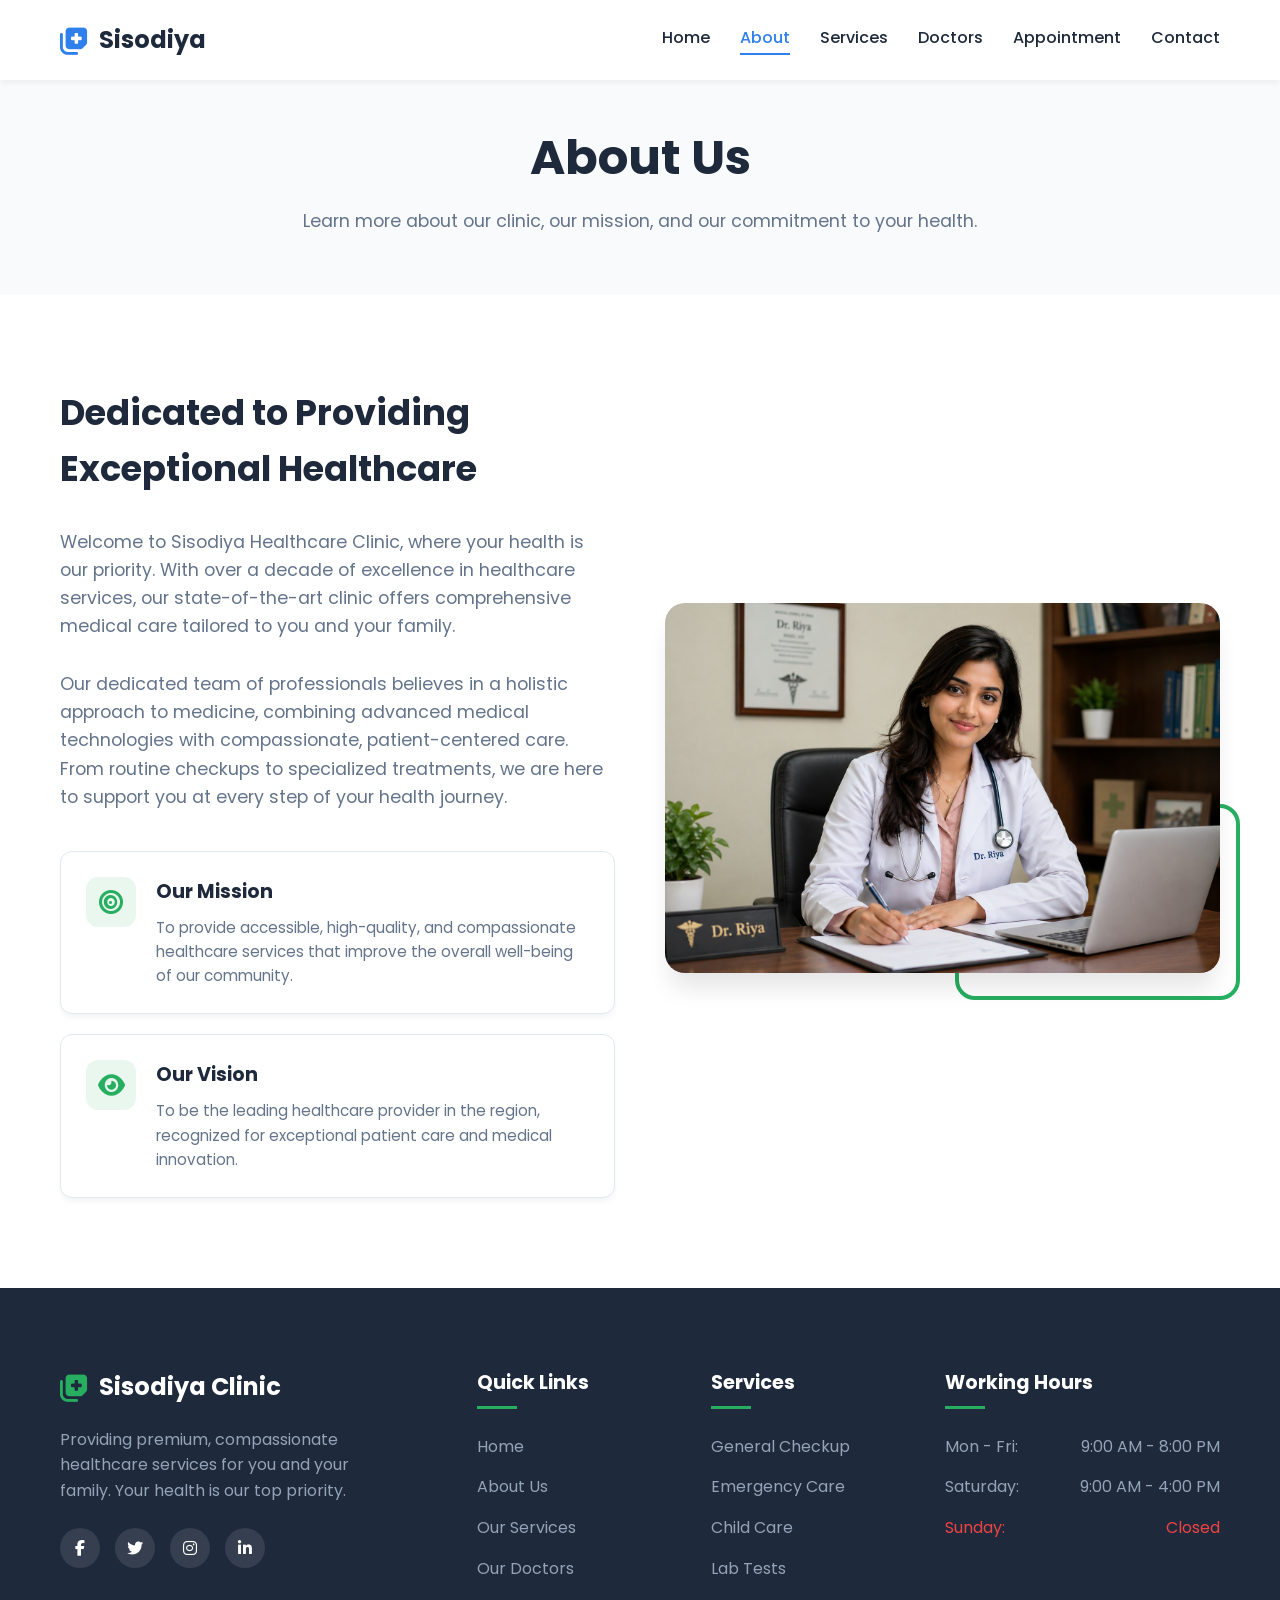
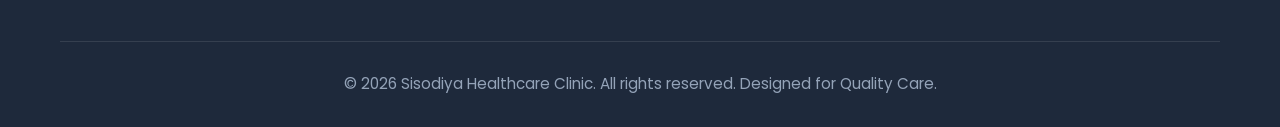
<file: about.html>
<!DOCTYPE html>
<html lang="en">
<head>
    <meta charset="UTF-8">
    <meta name="viewport" content="width=device-width, initial-scale=1.0">
    <title>About Us - Sisodiya Healthcare Clinic</title>
    <link href="https://fonts.googleapis.com/css2?family=Poppins:wght@300;400;500;600;700&display=swap" rel="stylesheet">
    <link rel="stylesheet" href="https://cdnjs.cloudflare.com/ajax/libs/font-awesome/6.4.0/css/all.min.css">
    <link rel="stylesheet" href="style.css">
</head>
<body>
    <!-- Header & Navigation -->
    <header class="header" id="header">
        <div class="container navbar">
            <a href="index.html" class="logo">
                <i class="fa-solid fa-notes-medical"></i>
                <span>Sisodiya</span>
            </a>
            <div class="hamburger" id="hamburger">
                <i class="fa-solid fa-bars"></i>
            </div>
            <nav class="nav-links" id="nav-links">
                <a href="index.html">Home</a>
                <a href="about.html">About</a>
                <a href="services.html">Services</a>
                <a href="doctors.html">Doctors</a>
                <a href="appointment.html">Appointment</a>
                <a href="contact.html">Contact</a>
            </nav>
        </div>
    </header>

    <!-- Page Header -->
    <div class="page-header">
        <div class="container">
            <h1>About Us</h1>
            <p>Learn more about our clinic, our mission, and our commitment to your health.</p>
        </div>
    </div>

    <!-- About Content Section -->
    <section class="section">
        <div class="container grid-2">
            <div class="about-content">
                <div style="margin-bottom: 30px;">
                    <h2 style="font-size: 2.2rem; color: var(--text-dark); margin-bottom: 15px;">Dedicated to Providing Exceptional Healthcare</h2>
                </div>
                <p>Welcome to Sisodiya Healthcare Clinic, where your health is our priority. With over a decade of excellence in healthcare services, our state-of-the-art clinic offers comprehensive medical care tailored to you and your family.</p>
                <p>Our dedicated team of professionals believes in a holistic approach to medicine, combining advanced medical technologies with compassionate, patient-centered care. From routine checkups to specialized treatments, we are here to support you at every step of your health journey.</p>
                
                <div class="mission-vision" style="margin-top: 40px;">
                    <div class="mv-card">
                        <div class="mv-icon"><i class="fa-solid fa-bullseye"></i></div>
                        <div class="mv-text">
                            <h4>Our Mission</h4>
                            <p>To provide accessible, high-quality, and compassionate healthcare services that improve the overall well-being of our community.</p>
                        </div>
                    </div>
                    <div class="mv-card">
                        <div class="mv-icon"><i class="fa-solid fa-eye"></i></div>
                        <div class="mv-text">
                            <h4>Our Vision</h4>
                            <p>To be the leading healthcare provider in the region, recognized for exceptional patient care and medical innovation.</p>
                        </div>
                    </div>
                </div>
            </div>
            <div class="about-image">
                <img src="Dr_rekha.png" alt="Hospital Interior">
            </div>
        </div>
    </section>

    <!-- Footer -->
    <footer class="footer">
        <div class="container">
            <div class="footer-grid">
                <div class="footer-brand">
                    <div class="logo">
                        <i class="fa-solid fa-notes-medical" style="color: var(--accent);"></i>
                        <span>Sisodiya Clinic</span>
                    </div>
                    <p>Providing premium, compassionate healthcare services for you and your family. Your health is our top priority.</p>
                    <div class="social-icons">
                        <a href="#"><i class="fa-brands fa-facebook-f"></i></a>
                        <a href="#"><i class="fa-brands fa-twitter"></i></a>
                        <a href="#"><i class="fa-brands fa-instagram"></i></a>
                        <a href="#"><i class="fa-brands fa-linkedin-in"></i></a>
                    </div>
                </div>

                <div class="footer-links">
                    <h4>Quick Links</h4>
                    <ul>
                        <li><a href="index.html">Home</a></li>
                        <li><a href="about.html">About Us</a></li>
                        <li><a href="services.html">Our Services</a></li>
                        <li><a href="doctors.html">Our Doctors</a></li>
                    </ul>
                </div>

                <div class="footer-links">
                    <h4>Services</h4>
                    <ul>
                        <li><a href="services.html">General Checkup</a></li>
                        <li><a href="services.html">Emergency Care</a></li>
                        <li><a href="services.html">Child Care</a></li>
                        <li><a href="services.html">Lab Tests</a></li>
                    </ul>
                </div>

                <div class="footer-links">
                    <h4>Working Hours</h4>
                    <ul style="color: #94A3B8;">
                        <li style="display: flex; justify-content: space-between;"><span>Mon - Fri:</span> <span>9:00 AM - 8:00 PM</span></li>
                        <li style="display: flex; justify-content: space-between;"><span>Saturday:</span> <span>9:00 AM - 4:00 PM</span></li>
                        <li style="display: flex; justify-content: space-between; color: #ef4444;"><span>Sunday:</span> <span>Closed</span></li>
                    </ul>
                </div>
            </div>
            <div class="footer-bottom">
                <p>&copy; 2026 Sisodiya Healthcare Clinic. All rights reserved. Designed for Quality Care.</p>
            </div>
        </div>
    </footer>

    <script src="main.js"></script>
</body>
</html>
</file>
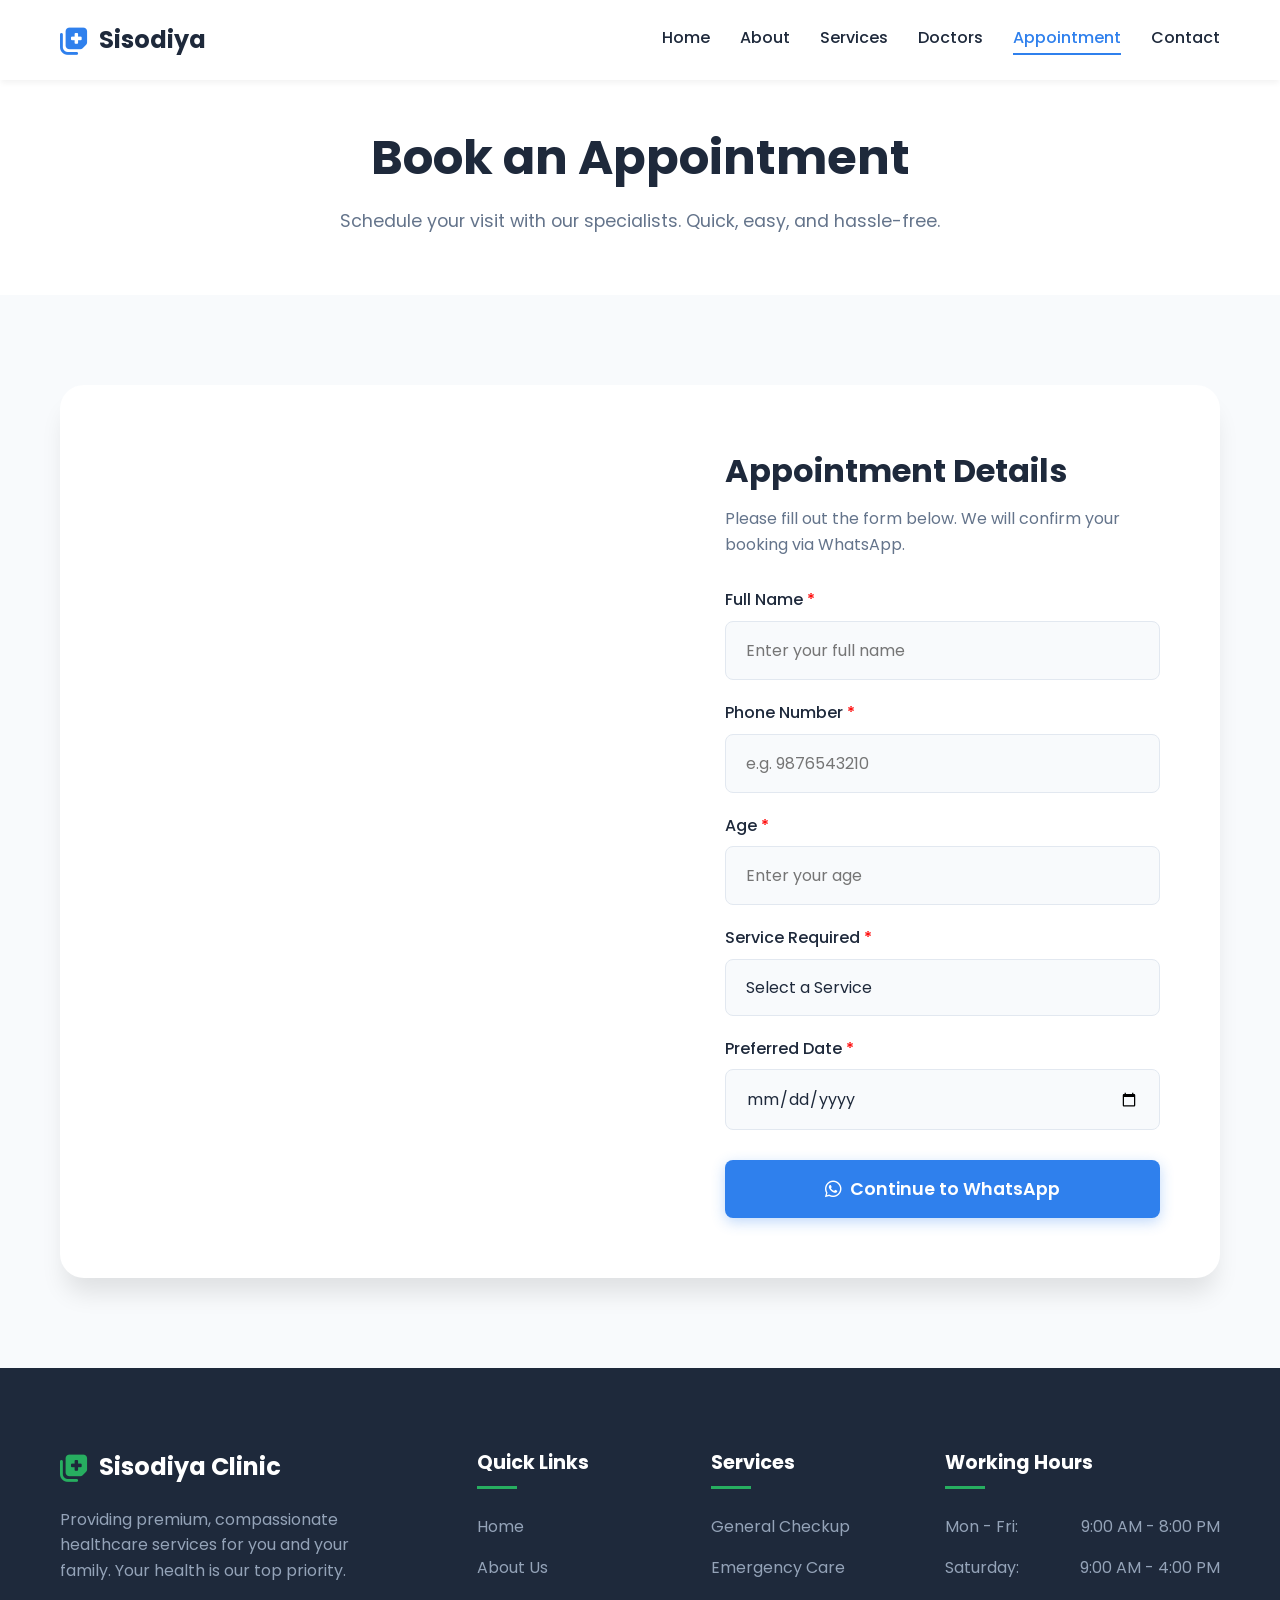
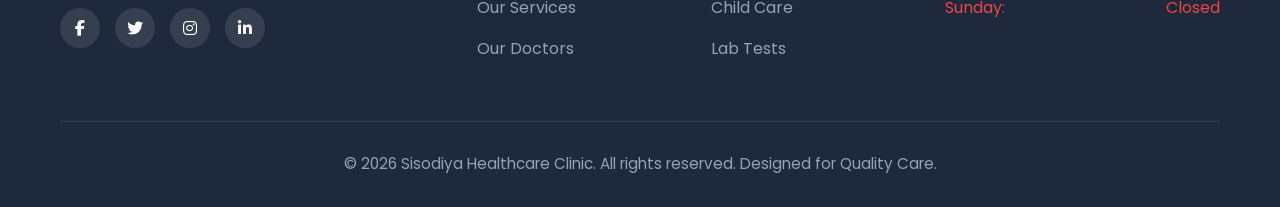
<file: appointment.html>
<!DOCTYPE html>
<html lang="en">
<head>
    <meta charset="UTF-8">
    <meta name="viewport" content="width=device-width, initial-scale=1.0">
    <title>Book Appointment - Sisodiya Healthcare Clinic</title>
    <link href="https://fonts.googleapis.com/css2?family=Poppins:wght@300;400;500;600;700&display=swap" rel="stylesheet">
    <link rel="stylesheet" href="https://cdnjs.cloudflare.com/ajax/libs/font-awesome/6.4.0/css/all.min.css">
    <link rel="stylesheet" href="style.css">
</head>
<body class="section-light">
    <!-- Header & Navigation -->
    <header class="header" id="header">
        <div class="container navbar">
            <a href="index.html" class="logo">
                <i class="fa-solid fa-notes-medical"></i>
                <span>Sisodiya</span>
            </a>
            <div class="hamburger" id="hamburger">
                <i class="fa-solid fa-bars"></i>
            </div>
            <nav class="nav-links" id="nav-links">
                <a href="index.html">Home</a>
                <a href="about.html">About</a>
                <a href="services.html">Services</a>
                <a href="doctors.html">Doctors</a>
                <a href="appointment.html">Appointment</a>
                <a href="contact.html">Contact</a>
            </nav>
        </div>
    </header>

    <!-- Page Header -->
    <div class="page-header" style="background: var(--white);">
        <div class="container">
            <h1>Book an Appointment</h1>
            <p>Schedule your visit with our specialists. Quick, easy, and hassle-free.</p>
        </div>
    </div>

    <!-- Appointment Section -->
    <section class="section">
        <div class="container">
            <div class="appointment-wrapper grid-2">
                <div class="appointment-image"></div>
                <div class="appointment-form-container">
                    <h2>Appointment Details</h2>
                    <p>Please fill out the form below. We will confirm your booking via WhatsApp.</p>
                    
                    <form id="bookingForm">
                        <div class="form-group">
                            <label style="display:block; margin-bottom: 8px; font-weight: 500; color: var(--text-dark);">Full Name <span style="color: red;">*</span></label>
                            <input type="text" id="patientName" class="form-control" placeholder="Enter your full name" required>
                        </div>
                        <div class="form-group">
                            <label style="display:block; margin-bottom: 8px; font-weight: 500; color: var(--text-dark);">Phone Number <span style="color: red;">*</span></label>
                            <input type="tel" id="patientPhone" class="form-control" placeholder="e.g. 9876543210" pattern="[0-9]{10}" title="Please enter a valid 10-digit mobile number" required>
                        </div>
                        <div class="form-group">
                            <label style="display:block; margin-bottom: 8px; font-weight: 500; color: var(--text-dark);">Age <span style="color: red;">*</span></label>
                            <input type="number" id="patientAge" class="form-control" placeholder="Enter your age" min="1" max="120" required>
                        </div>
                        <div class="form-group">
                            <label style="display:block; margin-bottom: 8px; font-weight: 500; color: var(--text-dark);">Service Required <span style="color: red;">*</span></label>
                            <select id="patientService" class="form-control" required>
                                <option value="" disabled selected>Select a Service</option>
                                <option value="General Checkup">General Checkup</option>
                                <option value="Emergency Care">Emergency Care</option>
                                <option value="Child Care">Child Care</option>
                                <option value="Lab Tests">Lab Tests</option>
                                <option value="Heart Care">Heart Care</option>
                                <option value="Dental Care">Dental Care</option>
                                <option value="Other">Other Consultations</option>
                            </select>
                        </div>
                        <div class="form-group">
                            <label style="display:block; margin-bottom: 8px; font-weight: 500; color: var(--text-dark);">Preferred Date <span style="color: red;">*</span></label>
                            <input type="date" id="appointmentDate" class="form-control" required>
                        </div>
                        <button type="submit" class="btn btn-primary w-100" style="padding: 16px; font-size: 1.1rem; margin-top: 10px;">
                            <i class="fa-brands fa-whatsapp" style="margin-right: 8px; font-size: 1.2rem;"></i> Continue to WhatsApp
                        </button>
                    </form>
                </div>
            </div>
        </div>
    </section>

    <!-- Footer -->
    <footer class="footer">
        <div class="container">
            <div class="footer-grid">
                <div class="footer-brand">
                    <div class="logo">
                        <i class="fa-solid fa-notes-medical" style="color: var(--accent);"></i>
                        <span>Sisodiya Clinic</span>
                    </div>
                    <p>Providing premium, compassionate healthcare services for you and your family. Your health is our top priority.</p>
                    <div class="social-icons">
                        <a href="#"><i class="fa-brands fa-facebook-f"></i></a>
                        <a href="#"><i class="fa-brands fa-twitter"></i></a>
                        <a href="#"><i class="fa-brands fa-instagram"></i></a>
                        <a href="#"><i class="fa-brands fa-linkedin-in"></i></a>
                    </div>
                </div>

                <div class="footer-links">
                    <h4>Quick Links</h4>
                    <ul>
                        <li><a href="index.html">Home</a></li>
                        <li><a href="about.html">About Us</a></li>
                        <li><a href="services.html">Our Services</a></li>
                        <li><a href="doctors.html">Our Doctors</a></li>
                    </ul>
                </div>

                <div class="footer-links">
                    <h4>Services</h4>
                    <ul>
                        <li><a href="services.html">General Checkup</a></li>
                        <li><a href="services.html">Emergency Care</a></li>
                        <li><a href="services.html">Child Care</a></li>
                        <li><a href="services.html">Lab Tests</a></li>
                    </ul>
                </div>

                <div class="footer-links">
                    <h4>Working Hours</h4>
                    <ul style="color: #94A3B8;">
                        <li style="display: flex; justify-content: space-between;"><span>Mon - Fri:</span> <span>9:00 AM - 8:00 PM</span></li>
                        <li style="display: flex; justify-content: space-between;"><span>Saturday:</span> <span>9:00 AM - 4:00 PM</span></li>
                        <li style="display: flex; justify-content: space-between; color: #ef4444;"><span>Sunday:</span> <span>Closed</span></li>
                    </ul>
                </div>
            </div>
            <div class="footer-bottom">
                <p>&copy; 2026 Sisodiya Healthcare Clinic. All rights reserved. Designed for Quality Care.</p>
            </div>
        </div>
    </footer>

    <script src="main.js"></script>
</body>
</html>
</file>
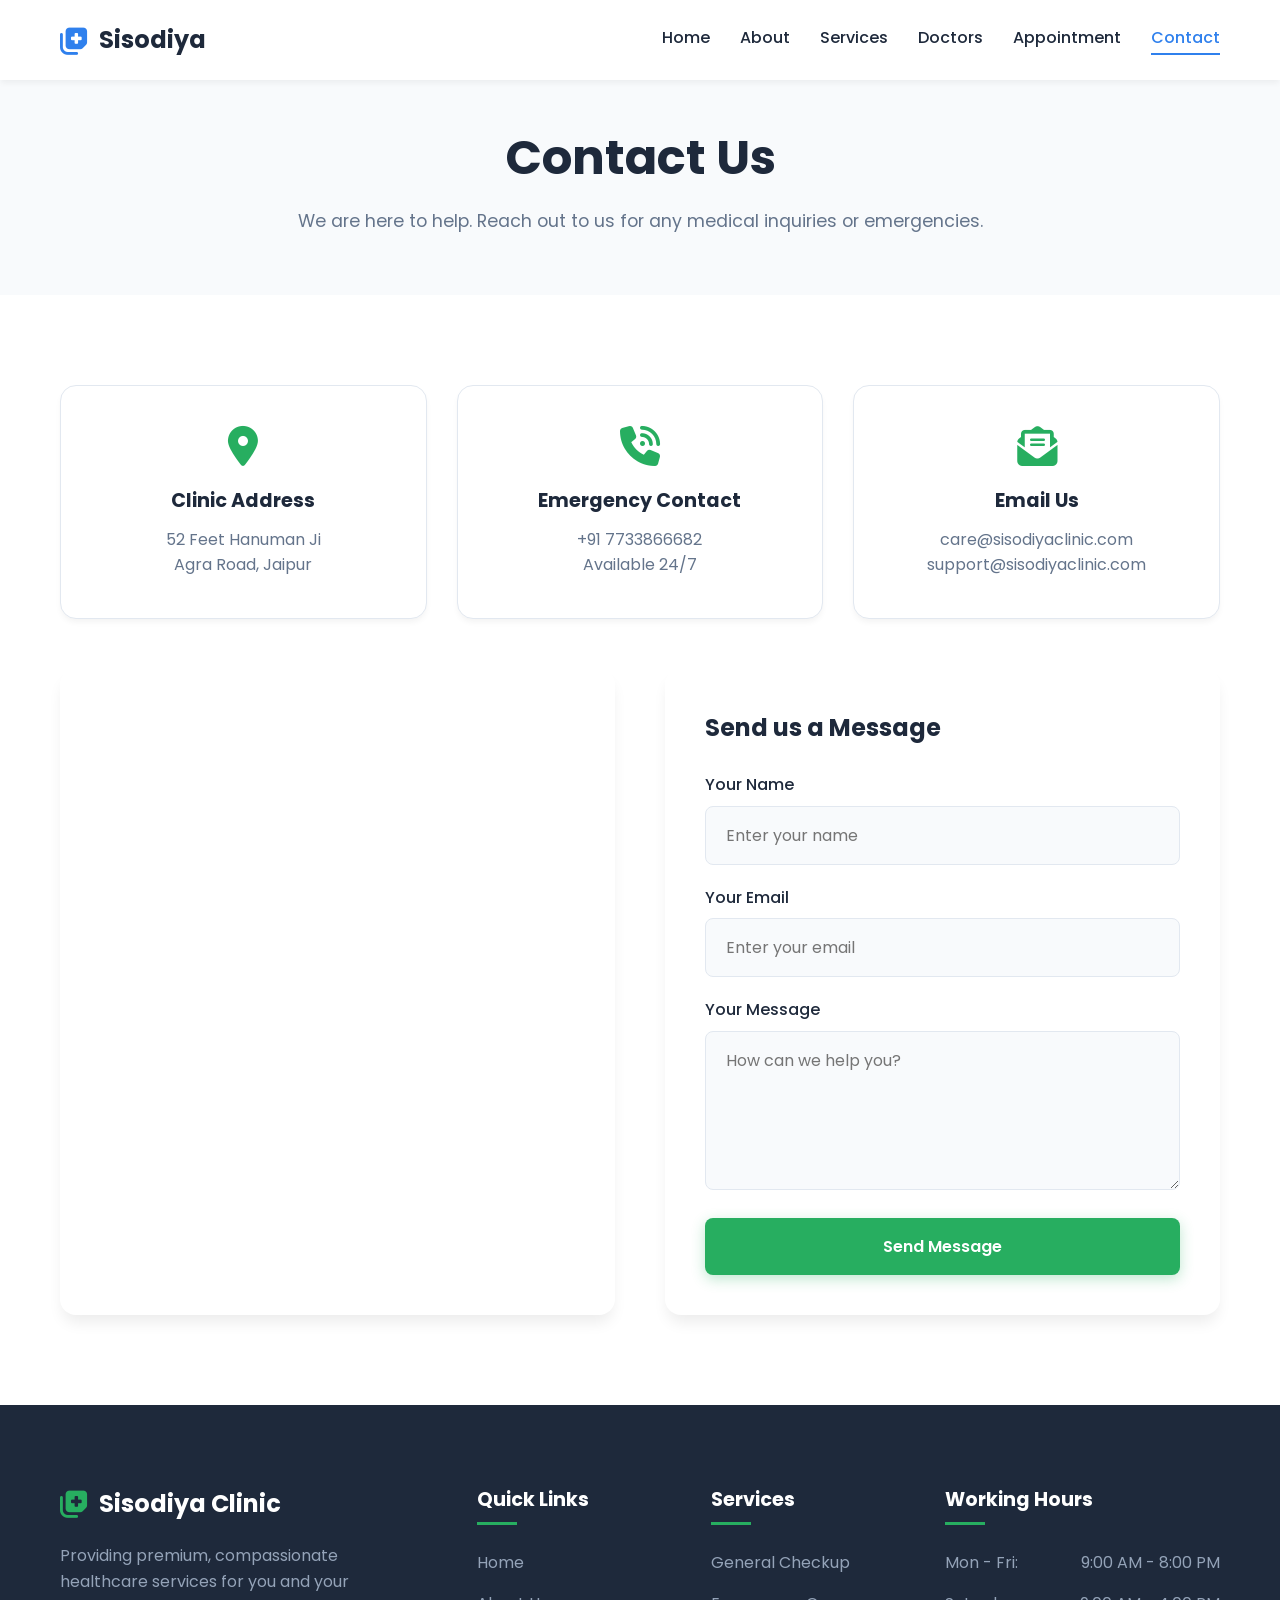
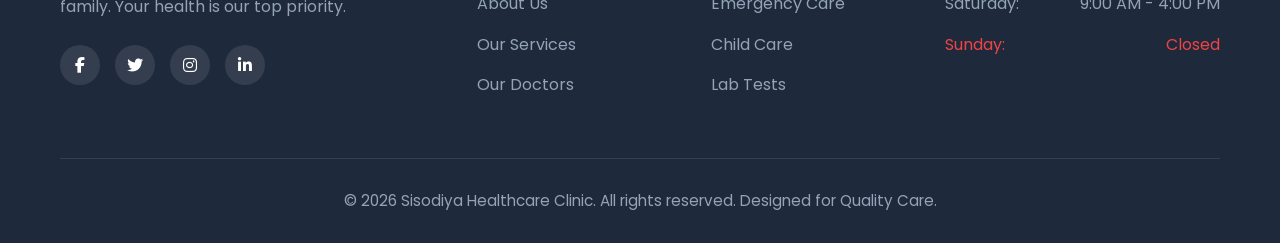
<file: contact.html>
<!DOCTYPE html>
<html lang="en">
<head>
    <meta charset="UTF-8">
    <meta name="viewport" content="width=device-width, initial-scale=1.0">
    <title>Contact Us - Sisodiya Healthcare Clinic</title>
    <link href="https://fonts.googleapis.com/css2?family=Poppins:wght@300;400;500;600;700&display=swap" rel="stylesheet">
    <link rel="stylesheet" href="https://cdnjs.cloudflare.com/ajax/libs/font-awesome/6.4.0/css/all.min.css">
    <link rel="stylesheet" href="style.css">
</head>
<body>
    <!-- Header & Navigation -->
    <header class="header" id="header">
        <div class="container navbar">
            <a href="index.html" class="logo">
                <i class="fa-solid fa-notes-medical"></i>
                <span>Sisodiya</span>
            </a>
            <div class="hamburger" id="hamburger">
                <i class="fa-solid fa-bars"></i>
            </div>
            <nav class="nav-links" id="nav-links">
                <a href="index.html">Home</a>
                <a href="about.html">About</a>
                <a href="services.html">Services</a>
                <a href="doctors.html">Doctors</a>
                <a href="appointment.html">Appointment</a>
                <a href="contact.html">Contact</a>
            </nav>
        </div>
    </header>

    <!-- Page Header -->
    <div class="page-header">
        <div class="container">
            <h1>Contact Us</h1>
            <p>We are here to help. Reach out to us for any medical inquiries or emergencies.</p>
        </div>
    </div>

    <!-- Contact Section -->
    <section class="section">
        <div class="container">
            <div class="contact-info-boxes">
                <div class="contact-box">
                    <i class="fa-solid fa-location-dot"></i>
                    <h4>Clinic Address</h4>
                    <p>52 Feet Hanuman Ji<br>Agra Road, Jaipur</p>
                </div>
                <div class="contact-box">
                    <i class="fa-solid fa-phone-volume"></i>
                    <h4>Emergency Contact</h4>
                    <p>+91 7733866682<br>Available 24/7</p>
                </div>
                <div class="contact-box">
                    <i class="fa-solid fa-envelope-open-text"></i>
                    <h4>Email Us</h4>
                    <p>care@sisodiyaclinic.com<br>support@sisodiyaclinic.com</p>
                </div>
            </div>

            <div class="contact-bottom">
                <!-- Map Embed -->
                <div class="map-container">
                    <iframe src="https://www.google.com/maps/embed?pb=!1m18!1m12!1m3!1d3558.123456789!2d75.8123456!3d26.9123456!2m3!1f0!2f0!3f0!3m2!1i1024!2i768!4f13.1!3m3!1m2!1s0x0%3A0x0!2zMjbCsDU0JzQ0LjQiTiA3NcKwNDgnNDQuNCJF!5e0!3m2!1sen!2sin!4v1620000000000!5m2!1sen!2sin" allowfullscreen="" loading="lazy"></iframe>
                </div>

                <!-- Contact Form -->
                <div class="contact-form">
                    <h3 style="font-size: 1.5rem; margin-bottom: 25px; color: var(--text-dark);">Send us a Message</h3>
                    <form onsubmit="event.preventDefault(); alert('Message Sent successfully! We will get back to you soon.'); this.reset();">
                        <div class="form-group">
                            <label style="display:block; margin-bottom: 8px; font-weight: 500; color: var(--text-dark);">Your Name</label>
                            <input type="text" class="form-control" placeholder="Enter your name" required>
                        </div>
                        <div class="form-group">
                            <label style="display:block; margin-bottom: 8px; font-weight: 500; color: var(--text-dark);">Your Email</label>
                            <input type="email" class="form-control" placeholder="Enter your email" required>
                        </div>
                        <div class="form-group">
                            <label style="display:block; margin-bottom: 8px; font-weight: 500; color: var(--text-dark);">Your Message</label>
                            <textarea class="form-control" rows="5" placeholder="How can we help you?" style="resize: vertical;" required></textarea>
                        </div>
                        <button type="submit" class="btn btn-secondary w-100" style="padding: 16px;">Send Message</button>
                    </form>
                </div>
            </div>
        </div>
    </section>

    <!-- Footer -->
    <footer class="footer">
        <div class="container">
            <div class="footer-grid">
                <div class="footer-brand">
                    <div class="logo">
                        <i class="fa-solid fa-notes-medical" style="color: var(--accent);"></i>
                        <span>Sisodiya Clinic</span>
                    </div>
                    <p>Providing premium, compassionate healthcare services for you and your family. Your health is our top priority.</p>
                    <div class="social-icons">
                        <a href="#"><i class="fa-brands fa-facebook-f"></i></a>
                        <a href="#"><i class="fa-brands fa-twitter"></i></a>
                        <a href="#"><i class="fa-brands fa-instagram"></i></a>
                        <a href="#"><i class="fa-brands fa-linkedin-in"></i></a>
                    </div>
                </div>

                <div class="footer-links">
                    <h4>Quick Links</h4>
                    <ul>
                        <li><a href="index.html">Home</a></li>
                        <li><a href="about.html">About Us</a></li>
                        <li><a href="services.html">Our Services</a></li>
                        <li><a href="doctors.html">Our Doctors</a></li>
                    </ul>
                </div>

                <div class="footer-links">
                    <h4>Services</h4>
                    <ul>
                        <li><a href="services.html">General Checkup</a></li>
                        <li><a href="services.html">Emergency Care</a></li>
                        <li><a href="services.html">Child Care</a></li>
                        <li><a href="services.html">Lab Tests</a></li>
                    </ul>
                </div>

                <div class="footer-links">
                    <h4>Working Hours</h4>
                    <ul style="color: #94A3B8;">
                        <li style="display: flex; justify-content: space-between;"><span>Mon - Fri:</span> <span>9:00 AM - 8:00 PM</span></li>
                        <li style="display: flex; justify-content: space-between;"><span>Saturday:</span> <span>9:00 AM - 4:00 PM</span></li>
                        <li style="display: flex; justify-content: space-between; color: #ef4444;"><span>Sunday:</span> <span>Closed</span></li>
                    </ul>
                </div>
            </div>
            <div class="footer-bottom">
                <p>&copy; 2026 Sisodiya Healthcare Clinic. All rights reserved. Designed for Quality Care.</p>
            </div>
        </div>
    </footer>

    <script src="main.js"></script>
</body>
</html>
</file>
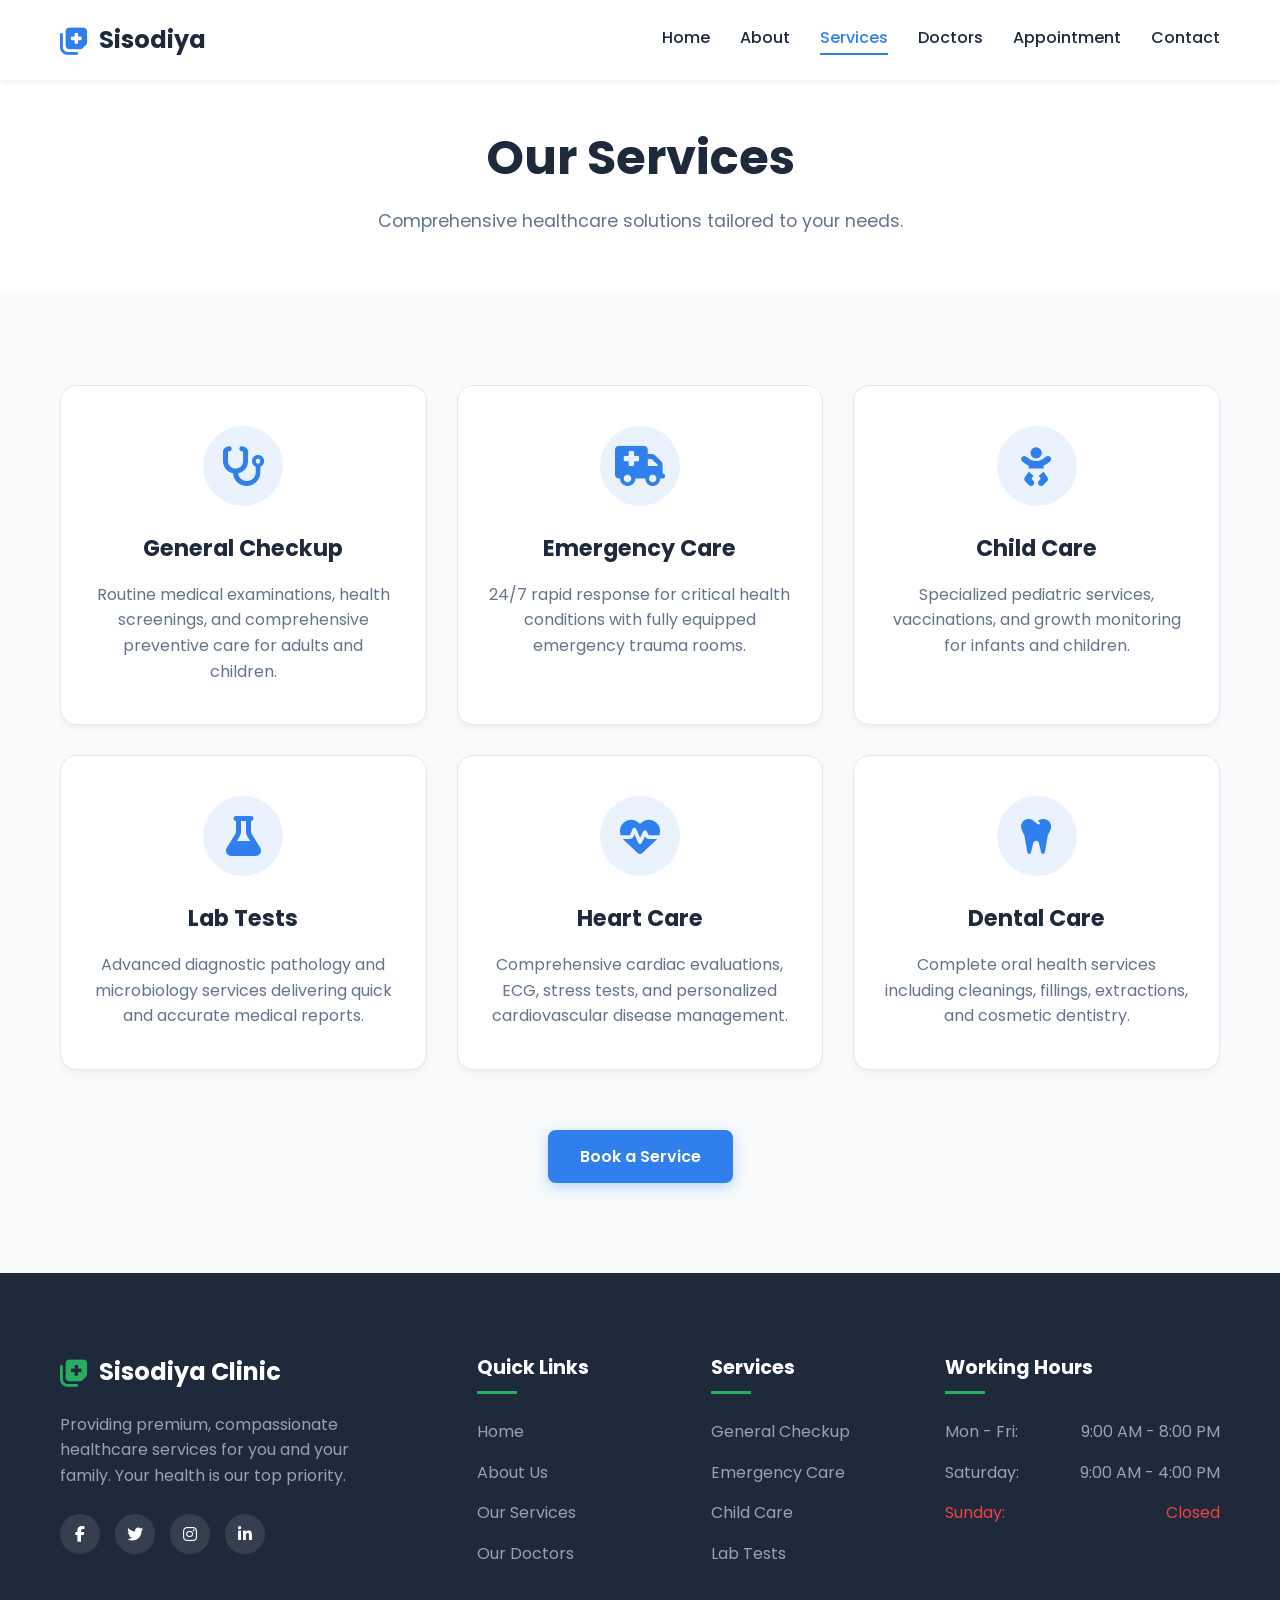
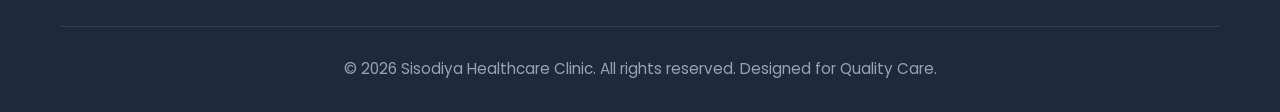
<file: services.html>
<!DOCTYPE html>
<html lang="en">
<head>
    <meta charset="UTF-8">
    <meta name="viewport" content="width=device-width, initial-scale=1.0">
    <title>Services - Sisodiya Healthcare Clinic</title>
    <link href="https://fonts.googleapis.com/css2?family=Poppins:wght@300;400;500;600;700&display=swap" rel="stylesheet">
    <link rel="stylesheet" href="https://cdnjs.cloudflare.com/ajax/libs/font-awesome/6.4.0/css/all.min.css">
    <link rel="stylesheet" href="style.css">
</head>
<body class="section-light">
    <!-- Header & Navigation -->
    <header class="header" id="header">
        <div class="container navbar">
            <a href="index.html" class="logo">
                <i class="fa-solid fa-notes-medical"></i>
                <span>Sisodiya</span>
            </a>
            <div class="hamburger" id="hamburger">
                <i class="fa-solid fa-bars"></i>
            </div>
            <nav class="nav-links" id="nav-links">
                <a href="index.html">Home</a>
                <a href="about.html">About</a>
                <a href="services.html">Services</a>
                <a href="doctors.html">Doctors</a>
                <a href="appointment.html">Appointment</a>
                <a href="contact.html">Contact</a>
            </nav>
        </div>
    </header>

    <!-- Page Header -->
    <div class="page-header" style="background: var(--white);">
        <div class="container">
            <h1>Our Services</h1>
            <p>Comprehensive healthcare solutions tailored to your needs.</p>
        </div>
    </div>

    <!-- Services Grid -->
    <section class="section">
        <div class="container">
            <div class="grid-3">
                <!-- Service 1 -->
                <div class="service-card">
                    <div class="service-icon"><i class="fa-solid fa-stethoscope"></i></div>
                    <h3>General Checkup</h3>
                    <p>Routine medical examinations, health screenings, and comprehensive preventive care for adults and children.</p>
                </div>
                <!-- Service 2 -->
                <div class="service-card">
                    <div class="service-icon"><i class="fa-solid fa-truck-medical"></i></div>
                    <h3>Emergency Care</h3>
                    <p>24/7 rapid response for critical health conditions with fully equipped emergency trauma rooms.</p>
                </div>
                <!-- Service 3 -->
                <div class="service-card">
                    <div class="service-icon"><i class="fa-solid fa-baby"></i></div>
                    <h3>Child Care</h3>
                    <p>Specialized pediatric services, vaccinations, and growth monitoring for infants and children.</p>
                </div>
                <!-- Service 4 -->
                <div class="service-card">
                    <div class="service-icon"><i class="fa-solid fa-flask"></i></div>
                    <h3>Lab Tests</h3>
                    <p>Advanced diagnostic pathology and microbiology services delivering quick and accurate medical reports.</p>
                </div>
                <!-- Service 5 -->
                <div class="service-card">
                    <div class="service-icon"><i class="fa-solid fa-heart-pulse"></i></div>
                    <h3>Heart Care</h3>
                    <p>Comprehensive cardiac evaluations, ECG, stress tests, and personalized cardiovascular disease management.</p>
                </div>
                <!-- Service 6 -->
                <div class="service-card">
                    <div class="service-icon"><i class="fa-solid fa-tooth"></i></div>
                    <h3>Dental Care</h3>
                    <p>Complete oral health services including cleanings, fillings, extractions, and cosmetic dentistry.</p>
                </div>
            </div>
            <div style="text-align: center; margin-top: 60px;">
                <a href="appointment.html" class="btn btn-primary">Book a Service</a>
            </div>
        </div>
    </section>

    <!-- Footer -->
    <footer class="footer">
        <div class="container">
            <div class="footer-grid">
                <div class="footer-brand">
                    <div class="logo">
                        <i class="fa-solid fa-notes-medical" style="color: var(--accent);"></i>
                        <span>Sisodiya Clinic</span>
                    </div>
                    <p>Providing premium, compassionate healthcare services for you and your family. Your health is our top priority.</p>
                    <div class="social-icons">
                        <a href="#"><i class="fa-brands fa-facebook-f"></i></a>
                        <a href="#"><i class="fa-brands fa-twitter"></i></a>
                        <a href="#"><i class="fa-brands fa-instagram"></i></a>
                        <a href="#"><i class="fa-brands fa-linkedin-in"></i></a>
                    </div>
                </div>

                <div class="footer-links">
                    <h4>Quick Links</h4>
                    <ul>
                        <li><a href="index.html">Home</a></li>
                        <li><a href="about.html">About Us</a></li>
                        <li><a href="services.html">Our Services</a></li>
                        <li><a href="doctors.html">Our Doctors</a></li>
                    </ul>
                </div>

                <div class="footer-links">
                    <h4>Services</h4>
                    <ul>
                        <li><a href="services.html">General Checkup</a></li>
                        <li><a href="services.html">Emergency Care</a></li>
                        <li><a href="services.html">Child Care</a></li>
                        <li><a href="services.html">Lab Tests</a></li>
                    </ul>
                </div>

                <div class="footer-links">
                    <h4>Working Hours</h4>
                    <ul style="color: #94A3B8;">
                        <li style="display: flex; justify-content: space-between;"><span>Mon - Fri:</span> <span>9:00 AM - 8:00 PM</span></li>
                        <li style="display: flex; justify-content: space-between;"><span>Saturday:</span> <span>9:00 AM - 4:00 PM</span></li>
                        <li style="display: flex; justify-content: space-between; color: #ef4444;"><span>Sunday:</span> <span>Closed</span></li>
                    </ul>
                </div>
            </div>
            <div class="footer-bottom">
                <p>&copy; 2026 Sisodiya Healthcare Clinic. All rights reserved. Designed for Quality Care.</p>
            </div>
        </div>
    </footer>

    <script src="main.js"></script>
</body>
</html>
</file>
<file: style.css>
/* CSS Variables */
:root {
    --primary: #2F80ED;     /* Blue */
    --primary-dark: #2365c1;
    --accent: #27AE60;      /* Light Green */
    --accent-dark: #1e874b;
    --bg-light: #F8FAFC;    /* Light Gray */
    --text-dark: #1E293B;
    --text-light: #64748B;
    --white: #FFFFFF;
    --border: #E2E8F0;
    --shadow-sm: 0 4px 6px -1px rgba(0, 0, 0, 0.05);
    --shadow-md: 0 10px 15px -3px rgba(0, 0, 0, 0.08);
    --shadow-lg: 0 20px 25px -5px rgba(0, 0, 0, 0.1);
    --transition: all 0.3s ease;
}

/* Global Reset */
* {
    margin: 0;
    padding: 0;
    box-sizing: border-box;
    font-family: 'Poppins', sans-serif;
}

html, body {
    overflow-x: hidden;
    width: 100%;
}

body {
    background-color: var(--white);
    color: var(--text-dark);
    line-height: 1.6;
}

a {
    text-decoration: none;
    color: inherit;
}

ul {
    list-style: none;
}

img {
    max-width: 100%;
    height: auto;
    object-fit: cover;
}

/* Utility Classes */
.container {
    max-width: 1200px;
    margin: 0 auto;
    padding: 0 20px;
}

.section {
    padding: 90px 0;
}

.section-light {
    background-color: var(--bg-light);
}

.section-title {
    text-align: center;
    margin-bottom: 60px;
}

.section-title h2 {
    font-size: 2.5rem;
    font-weight: 700;
    color: var(--text-dark);
    margin-bottom: 15px;
}

.section-title p {
    color: var(--text-light);
    max-width: 600px;
    margin: 0 auto;
    font-size: 1.1rem;
}

.grid-2 {
    display: grid;
    grid-template-columns: repeat(2, 1fr);
    gap: 50px;
    align-items: center;
}

.grid-3 {
    display: grid;
    grid-template-columns: repeat(3, 1fr);
    gap: 30px;
}

/* Buttons */
.btn {
    display: inline-flex;
    align-items: center;
    justify-content: center;
    padding: 14px 32px;
    border-radius: 8px;
    font-weight: 600;
    font-size: 1rem;
    cursor: pointer;
    transition: var(--transition);
    border: none;
    text-align: center;
}

.btn-primary {
    background-color: var(--primary);
    color: var(--white);
    box-shadow: 0 4px 14px rgba(47, 128, 237, 0.3);
}

.btn-primary:hover {
    background-color: var(--primary-dark);
    transform: translateY(-2px);
    box-shadow: 0 6px 20px rgba(47, 128, 237, 0.4);
}

.btn-secondary {
    background-color: var(--accent);
    color: var(--white);
    box-shadow: 0 4px 14px rgba(39, 174, 96, 0.3);
}

.btn-secondary:hover {
    background-color: var(--accent-dark);
    transform: translateY(-2px);
    box-shadow: 0 6px 20px rgba(39, 174, 96, 0.4);
}

.w-100 {
    width: 100%;
}

/* Navigation Bar */
.header {
    position: fixed;
    top: 0;
    left: 0;
    width: 100%;
    background: var(--white);
    box-shadow: var(--shadow-sm);
    z-index: 1000;
    transition: var(--transition);
}

.navbar {
    display: flex;
    justify-content: space-between;
    align-items: center;
    height: 80px;
}

.logo {
    font-size: 1.5rem;
    font-weight: 700;
    color: var(--text-dark);
    display: flex;
    align-items: center;
    gap: 10px;
}

.logo i {
    color: var(--primary);
    font-size: 1.8rem;
}

.nav-links {
    display: flex;
    gap: 30px;
}

.nav-links a {
    font-weight: 500;
    color: var(--text-dark);
    transition: var(--transition);
    position: relative;
    padding-bottom: 5px;
}

.nav-links a:hover, .nav-links a.active {
    color: var(--primary);
}

.nav-links a::after {
    content: '';
    position: absolute;
    bottom: 0;
    left: 0;
    width: 0%;
    height: 2px;
    background-color: var(--primary);
    transition: var(--transition);
}

.nav-links a:hover::after, .nav-links a.active::after {
    width: 100%;
}

.hamburger {
    display: none;
    font-size: 1.8rem;
    color: var(--text-dark);
    cursor: pointer;
}

/* Page Headers (for internal pages) */
.page-header {
    padding: 120px 0 60px;
    background: var(--bg-light);
    text-align: center;
}
.page-header h1 {
    font-size: 3rem;
    color: var(--text-dark);
    margin-bottom: 10px;
}
.page-header p {
    color: var(--text-light);
    font-size: 1.1rem;
}

/* Hero Section */
.hero {
    position: relative;
    height: 100vh;
    min-height: 600px;
    display: flex;
    align-items: center;
    background: url('https://images.unsplash.com/photo-1519494026892-80bbd2d6fd0d?auto=format&fit=crop&w=1920&q=80') center/cover no-repeat;
    padding-top: 80px; /* Offset for navbar */
}

.hero-overlay {
    position: absolute;
    top: 0;
    left: 0;
    width: 100%;
    height: 100%;
    background: linear-gradient(90deg, rgba(255,255,255,0.95) 0%, rgba(255,255,255,0.8) 50%, rgba(255,255,255,0) 100%);
}

.hero-content {
    position: relative;
    z-index: 1;
    max-width: 650px;
    margin: 0;
}

.hero-badge {
    display: inline-block;
    padding: 8px 16px;
    background-color: rgba(47, 128, 237, 0.1);
    color: var(--primary);
    border-radius: 30px;
    font-weight: 600;
    font-size: 0.9rem;
    margin-bottom: 20px;
}

.hero-content h1 {
    font-size: 3.5rem;
    font-weight: 700;
    line-height: 1.2;
    color: var(--text-dark);
    margin-bottom: 20px;
}

.hero-content p {
    font-size: 1.2rem;
    color: var(--text-light);
    margin-bottom: 40px;
}

.hero-btns {
    display: flex;
    gap: 20px;
    flex-wrap: wrap;
}

/* About Section */
.about-image {
    position: relative;
}

.about-image img {
    border-radius: 20px;
    box-shadow: var(--shadow-lg);
}

.about-image::after {
    content: '';
    position: absolute;
    bottom: -20px;
    right: -20px;
    width: 50%;
    height: 50%;
    border: 4px solid var(--accent);
    border-radius: 20px;
    z-index: -1;
}

.about-content h2 {
    font-size: 2.5rem;
    font-weight: 700;
    margin-bottom: 20px;
    color: var(--text-dark);
}

.about-content > p {
    color: var(--text-light);
    margin-bottom: 30px;
    font-size: 1.1rem;
}

.mission-vision {
    display: flex;
    flex-direction: column;
    gap: 20px;
}

.mv-card {
    display: flex;
    align-items: flex-start;
    gap: 20px;
    padding: 25px;
    background: var(--white);
    border-radius: 12px;
    box-shadow: var(--shadow-sm);
    border: 1px solid var(--border);
    transition: var(--transition);
}

.mv-card:hover {
    box-shadow: var(--shadow-md);
    transform: translateY(-2px);
}

.mv-icon {
    width: 50px;
    height: 50px;
    background: rgba(39, 174, 96, 0.1);
    color: var(--accent);
    border-radius: 12px;
    display: flex;
    align-items: center;
    justify-content: center;
    font-size: 1.5rem;
    flex-shrink: 0;
}

.mv-text h4 {
    font-size: 1.2rem;
    color: var(--text-dark);
    margin-bottom: 8px;
}

.mv-text p {
    color: var(--text-light);
    font-size: 0.95rem;
}

/* Services Section */
.service-card {
    background: var(--white);
    padding: 40px 30px;
    border-radius: 16px;
    box-shadow: var(--shadow-sm);
    text-align: center;
    transition: var(--transition);
    border: 1px solid var(--border);
    position: relative;
    overflow: hidden;
}

.service-card::before {
    content: '';
    position: absolute;
    top: 0;
    left: 0;
    width: 100%;
    height: 4px;
    background: var(--primary);
    transform: scaleX(0);
    transition: var(--transition);
}

.service-card:hover {
    transform: translateY(-10px);
    box-shadow: var(--shadow-lg);
}

.service-card:hover::before {
    transform: scaleX(1);
}

.service-icon {
    width: 80px;
    height: 80px;
    margin: 0 auto 25px;
    background: rgba(47, 128, 237, 0.1);
    color: var(--primary);
    border-radius: 50%;
    display: flex;
    align-items: center;
    justify-content: center;
    font-size: 2.5rem;
    transition: var(--transition);
}

.service-card:hover .service-icon {
    background: var(--primary);
    color: var(--white);
}

.service-card h3 {
    font-size: 1.4rem;
    margin-bottom: 15px;
    color: var(--text-dark);
}

.service-card p {
    color: var(--text-light);
}

/* Doctors Section */
.doctor-card {
    background: var(--white);
    border-radius: 16px;
    overflow: hidden;
    box-shadow: var(--shadow-sm);
    transition: var(--transition);
}

.doctor-card:hover {
    transform: translateY(-5px);
    box-shadow: var(--shadow-md);
}

.doctor-img {
    width: 100%;
    height: 350px;
    object-fit: cover;
}

.doctor-info {
    padding: 25px;
    text-align: center;
}

.doctor-info h3 {
    font-size: 1.4rem;
    color: var(--text-dark);
    margin-bottom: 5px;
}

.doctor-specialty {
    color: var(--primary);
    font-weight: 500;
    margin-bottom: 15px;
    display: block;
}

.doctor-exp {
    color: var(--text-light);
    font-size: 0.95rem;
    display: flex;
    align-items: center;
    justify-content: center;
    gap: 8px;
}

/* Appointment Section */
.appointment-wrapper {
    background: var(--white);
    border-radius: 24px;
    box-shadow: var(--shadow-lg);
    overflow: hidden;
}

.appointment-image {
    height: 100%;
    background: url('https://images.unsplash.com/photo-1579684385127-1ef15d508118?auto=format&fit=crop&w=800&q=80') center/cover;
}

.appointment-form-container {
    padding: 60px;
}

.appointment-form-container h2 {
    font-size: 2rem;
    margin-bottom: 10px;
    color: var(--text-dark);
}

.appointment-form-container > p {
    color: var(--text-light);
    margin-bottom: 30px;
}

.form-group {
    margin-bottom: 20px;
    position: relative;
}

.form-control {
    width: 100%;
    padding: 16px 20px;
    border: 1px solid var(--border);
    border-radius: 8px;
    font-size: 1rem;
    color: var(--text-dark);
    background-color: var(--bg-light);
    transition: var(--transition);
}

.form-control:focus {
    outline: none;
    border-color: var(--primary);
    background-color: var(--white);
    box-shadow: 0 0 0 4px rgba(47, 128, 237, 0.1);
}

select.form-control {
    appearance: none;
    cursor: pointer;
}

/* Contact Section */
.contact-info-boxes {
    display: grid;
    grid-template-columns: repeat(3, 1fr);
    gap: 30px;
    margin-bottom: 50px;
}

.contact-box {
    text-align: center;
    padding: 40px 20px;
    background: var(--white);
    border-radius: 16px;
    box-shadow: var(--shadow-sm);
    border: 1px solid var(--border);
}

.contact-box i {
    font-size: 2.5rem;
    color: var(--accent);
    margin-bottom: 20px;
}

.contact-box h4 {
    font-size: 1.2rem;
    margin-bottom: 10px;
}

.contact-box p {
    color: var(--text-light);
}

.contact-bottom {
    display: grid;
    grid-template-columns: 1fr 1fr;
    gap: 50px;
}

.map-container {
    width: 100%;
    height: 100%;
    min-height: 400px;
    border-radius: 16px;
    overflow: hidden;
    box-shadow: var(--shadow-md);
}

.map-container iframe {
    width: 100%;
    height: 100%;
    border: none;
}

.contact-form {
    background: var(--white);
    padding: 40px;
    border-radius: 16px;
    box-shadow: var(--shadow-md);
}

/* Footer */
.footer {
    background-color: var(--text-dark);
    color: var(--white);
    padding: 80px 0 30px;
}

.footer-grid {
    display: grid;
    grid-template-columns: 2fr 1fr 1fr 1.5fr;
    gap: 50px;
    margin-bottom: 60px;
}

.footer-brand .logo {
    color: var(--white);
    margin-bottom: 20px;
    display: flex;
    align-items: center;
    gap: 10px;
    font-size: 1.5rem;
    font-weight: 700;
}

.footer-brand .logo i {
    color: var(--accent);
    font-size: 1.8rem;
}

.footer-brand p {
    color: #94A3B8;
    margin-bottom: 25px;
    max-width: 300px;
}

.social-icons {
    display: flex;
    gap: 15px;
}

.social-icons a {
    width: 40px;
    height: 40px;
    background: rgba(255,255,255,0.1);
    display: flex;
    align-items: center;
    justify-content: center;
    border-radius: 50%;
    color: var(--white);
    transition: var(--transition);
}

.social-icons a:hover {
    background: var(--primary);
    transform: translateY(-3px);
}

.footer-links h4 {
    font-size: 1.2rem;
    margin-bottom: 25px;
    position: relative;
    padding-bottom: 10px;
}

.footer-links h4::after {
    content: '';
    position: absolute;
    left: 0;
    bottom: 0;
    width: 40px;
    height: 3px;
    background: var(--accent);
}

.footer-links ul {
    display: flex;
    flex-direction: column;
    gap: 15px;
}

.footer-links ul a {
    color: #94A3B8;
    transition: var(--transition);
}

.footer-links ul a:hover {
    color: var(--primary);
    padding-left: 5px;
}

.footer-bottom {
    text-align: center;
    padding-top: 30px;
    border-top: 1px solid rgba(255,255,255,0.1);
    color: #94A3B8;
    font-size: 0.95rem;
}

/* Mobile Responsiveness */
@media (max-width: 1024px) {
    .grid-3 {
        grid-template-columns: repeat(2, 1fr);
    }
    .contact-info-boxes {
        grid-template-columns: repeat(2, 1fr);
    }
    .footer-grid {
        grid-template-columns: 1fr 1fr;
    }
}

@media (max-width: 768px) {
    .navbar {
        padding: 10px 0;
    }
    .hamburger {
        display: block;
    }
    .nav-links {
        position: absolute;
        top: 80px;
        left: -100%;
        width: 100%;
        background: var(--white);
        flex-direction: column;
        padding: 30px 20px;
        gap: 20px;
        box-shadow: 0 10px 15px -3px rgba(0, 0, 0, 0.1);
        transition: 0.4s ease-in-out;
    }
    .nav-links.active {
        left: 0;
    }
    .hero-content h1 {
        font-size: 2.8rem;
    }
    .hero-overlay {
        background: linear-gradient(90deg, rgba(255,255,255,0.95) 0%, rgba(255,255,255,0.9) 100%);
    }
    .grid-2 {
        grid-template-columns: 1fr;
    }
    .appointment-image {
        display: none;
    }
    .appointment-form-container {
        padding: 40px 20px;
    }
    .contact-bottom {
        grid-template-columns: 1fr;
    }
    .contact-info-boxes {
        grid-template-columns: 1fr;
    }
    .footer-grid {
        grid-template-columns: 1fr;
        gap: 40px;
    }
}

@media (max-width: 500px) {
    .grid-3 {
        grid-template-columns: 1fr;
    }
    .hero-content h1 {
        font-size: 2.2rem;
    }
    .hero-btns {
        flex-direction: column;
    }
    .hero-btns .btn {
        width: 100%;
    }
}
</file>
